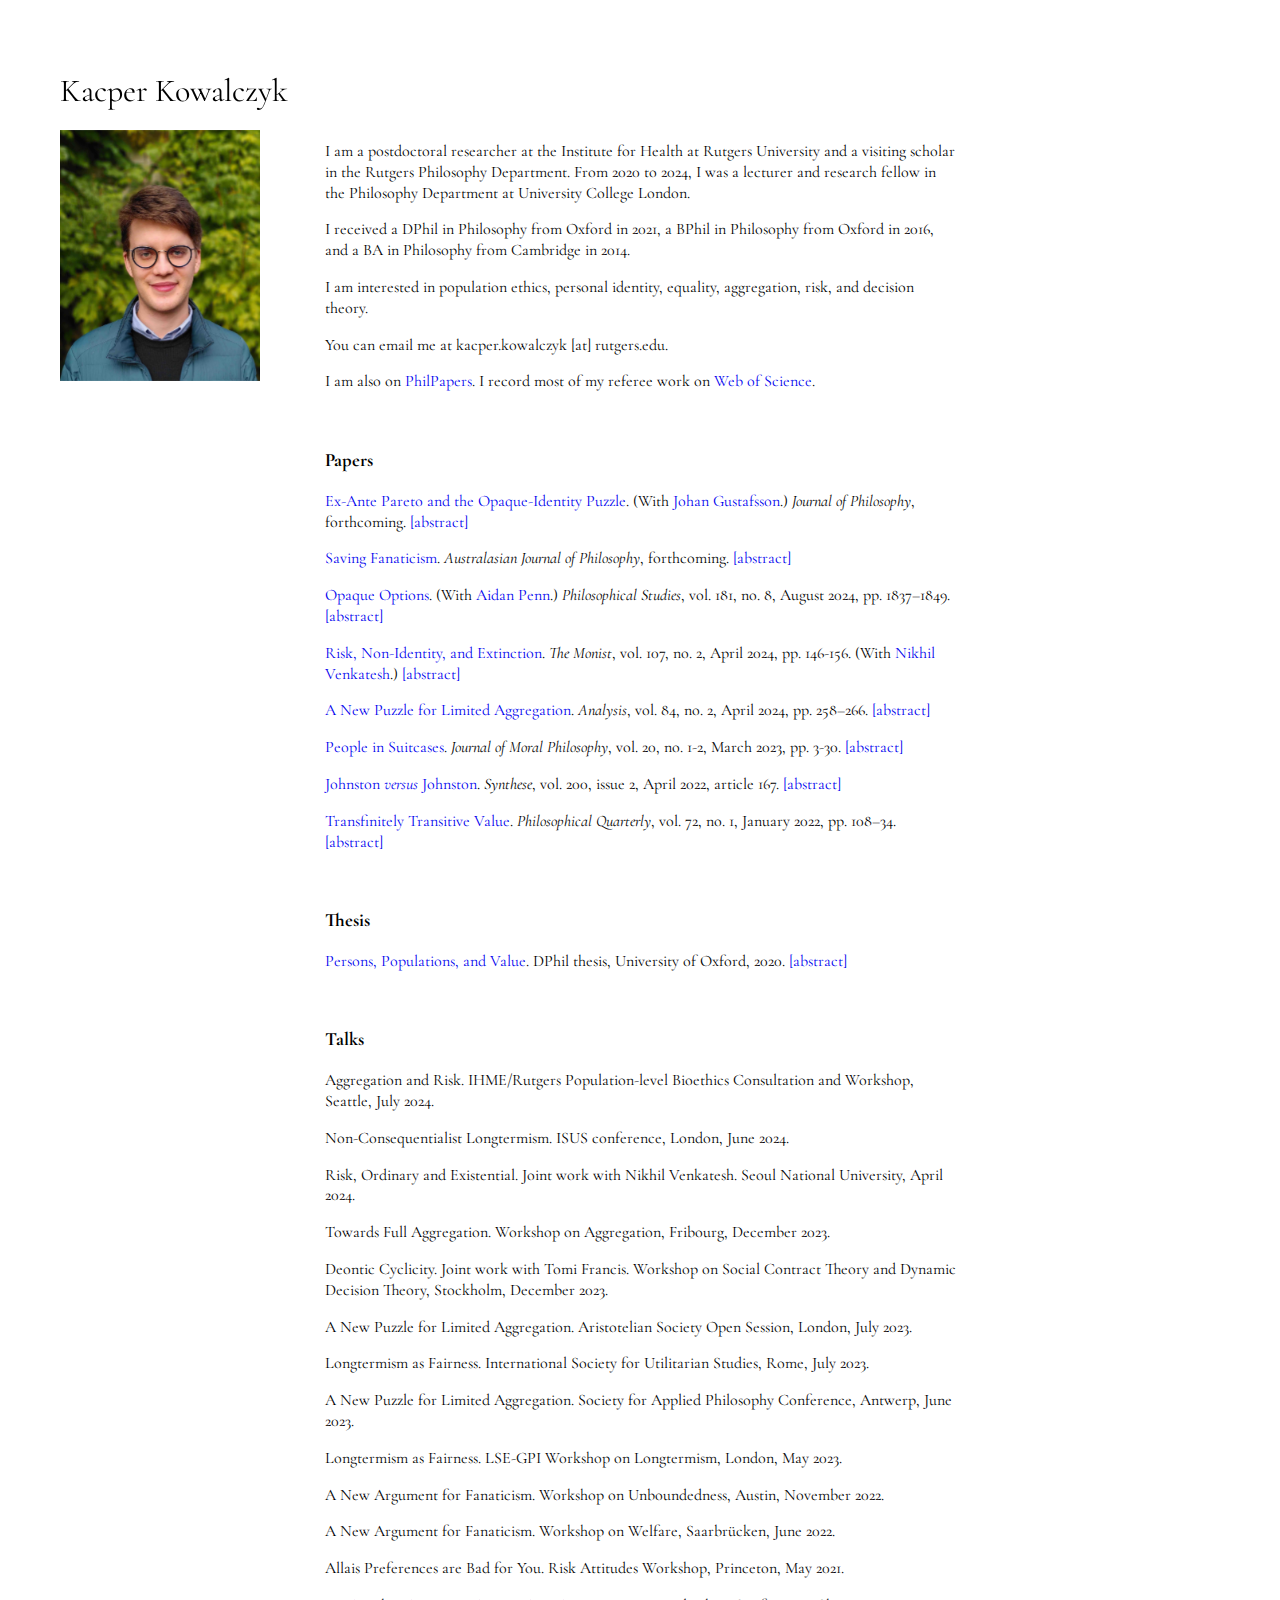
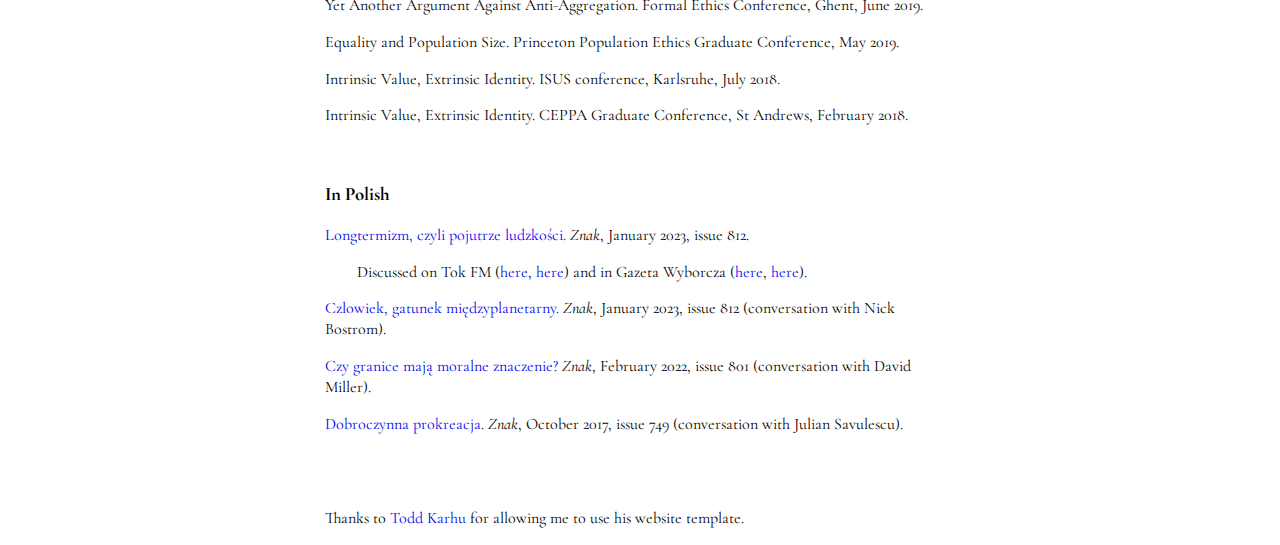
<file: index.html>
<!DOCTYPE html>
<html>

<head>
    <link rel="icon" type="image/png" href="resources/favicon-32x32.png" sizes="32x32" />
    <title>Kacper Kowalczyk</title>
    <meta charset="utf-8" />
    <link href="https://fonts.googleapis.com/css?family=Cormorant+Garamond:400,400i,600,600i" rel="stylesheet">

    <style>
        a:visited {
            color: blue;
        }
        
        body {
            margin: 50px 0px 0px 60px;
            width: 70%
        }

        h1 {
            font-weight: normal;
        }

        #myImage {
            width: 200px;
            margin: 25px 30px 30px 0px;
            float: left;
            padding-top: 55px;
            position:fixed
        }
        .image-head
        {
        text-align:left; font-family: 'Cormorant Garamond', serif; font-weight: 500; position:fixed
        }
        
        .text-wrap {
            line-height: 1.3;
            font-family: 'Cormorant Garamond', serif;
            margin-left: 265px;
            padding-top: 75px
        }

        @media only screen and (max-width:768px) {
            body {
                margin: 0px;
                width: 80%;
                margin: auto;
            }

            #myImage {
                position: relative;
                padding-top: 0px;
                margin: auto;

            }

            .page-wrap {
                display: flex;
                flex-direction: column;
                width: 100%;
            }

            .image {
                display: flex;
                justify-content: center;
                position: relative;
                flex-direction: column-reverse;
                align-items: center;
            }

            .image img {
                margin: auto;
            }
            .text-wrap
            {
                margin-left: 0px;
            }
            
            .image-head
            {
                position: relative;
            }
        }
    </style>
    <meta name="viewport" content="width=device-width, initial-scale=1.0">
    <meta property="og:title" content="Kacper Kowalczyk">
    <meta property="og:description" content="Philosopher">
    <meta property="og:image" content="zdjecie3.jpg">
    <meta property="og:url" content="kacperkowalczyk.com">
    <meta name="keywords" content="Kacper Kowalczyk, Philosophy" />

</head>

<script>
    function upDown(x){
    var y=document.getElementById(x);
    if(y.style.display=="none"){y.style.display="block"}
    else{y.style.display="none"}
    }
</script>  

<body>
<div class="page-wrap">

    <div class="image">

        <img id="myImage" class="left" src="resources/zdjecie3.jpg" alt="Me" title="Me">

        <div class="image-head">
            <h1>Kacper Kowalczyk</h1>
        </div>
    </div>
    
    <div class="text">

        <div class="text-wrap">



                <p>I am a postdoctoral researcher at the Institute for Health at Rutgers University and a visiting scholar in the Rutgers Philosophy Department.
                From 2020 to 2024, I was a lecturer and research fellow in the Philosophy Department at University College London.
                
                <p>I received a DPhil in Philosophy from Oxford in 2021, a BPhil in Philosophy from Oxford in 2016, and a BA in Philosophy from Cambridge in 2014.</p>
                
                <p>I am interested in population ethics, personal identity, equality, aggregation, risk, and decision theory.</p>
                
                <p>You can email me at kacper.kowalczyk [at] rutgers.edu.</p>
                
                <p>I am also on <a href='https://philpeople.org/profiles/kacper-kowalczyk-1' target="_blank"
                  style="text-decoration: none">PhilPapers</a>.
                I record most of my referee work on <a href='https://www.webofscience.com/wos/author/record/AER-3054-2022' target="_blank"
                  style="text-decoration: none">Web of Science</a>.</p>
                
                <br>


                <h3>Papers</h3>
                
                <p><a href="https://philpapers.org/rec/KOWEPA-3" target="_blank" style="text-decoration: none">Ex-Ante Pareto and the Opaque-Identity Puzzle</a>. (With <a href="https://johanegustafsson.net" target="_blank"
                    style="text-decoration: none">Johan Gustafsson</a>.)
                    <i>Journal of Philosophy</i>, forthcoming.
                
                <a href='javascript:void(0)' onclick="return upDown('OIPEAP')" style="text-decoration: none">[abstract]</a></p>
                    
                <blockquote id='OIPEAP' style='display:none'>Anna Mahtani describes a puzzle meant to show that the Ex-Ante Pareto Principle is incomplete as it stands and, since it cannot be completed in a satisfactory manner, decades of debate in welfare economics and ethics are undermined.
                    In this paper, we provide a better solution to the puzzle which saves the Ex-Ante Pareto Principle from this challenge.
                    We also explain how the plausibility of our solution is reinforced by its similarity to a standard solution to an analogous puzzle in quantified epistemic logic.
                    We also show that even if the puzzle were to remain unsolved, its impact on welfare economics and ethics would be limited.</blockquote>


                    <p><a href="https://philpapers.org/rec/KOWAJO" target="_blank" style="text-decoration: none">Saving Fanaticism</a>. 
                        <i>Australasian Journal of Philosophy</i>, forthcoming.
                        
                        <a href='javascript:void(0)' onclick="return upDown('SF')" style="text-decoration: none">[abstract]</a></p>
                        
                        <blockquote id='SF' style='display:none'>Fanaticism is the view that, for every finite good <i>x</i> and every positive probability <i>p</i>, there is a finite good <i>y</i> such that getting <i>y</i> with probability <i>p</i> is better than getting <i>x</i> for sure.
                        I develop a neglected argument for a form of fanaticism limited to life-saving scenarios.
                        I explain how my argument is compatible with some forms of small-probability discounting, imprecise probabilism, risk-aversion and aggregation scepticism.
                        I also try to respond to theoretical problems that fanatical arguments encounter in cases that involve infinitely many possible people.
                        I also suggest why, even if fanaticism is true, we might often be warranted in our intuitive reluctance to accept fanatical conclusions.</blockquote>
                        

                <p><a href="https://doi.org/10.1007/s11098-024-02134-6" target="_blank" style="text-decoration: none">Opaque Options</a>. (With <a href="https://as.nyu.edu/departments/philosophy/directory/students/Aidan_Penn.html" target="_blank"
                    style="text-decoration: none">Aidan Penn</a>.)
                    <i>Philosophical Studies</i>, vol. 181, no. 8, August 2024, pp. 1837–1849.
                    
                <a href='javascript:void(0)' onclick="return upDown('OO')" style="text-decoration: none">[abstract]</a></p>
                
                <blockquote id='OO' style='display:none'>Moral options are permissions to do less than best, impartially speaking.
                    In this paper, we investigate the challenge of reconciling moral options with the ideal of justifiability to each individual.
                    We examine ex-post and ex-ante views of moral options and show how they might conflict with this ideal in single-choice and sequential-choice cases, respectively.
                    We consider some ways of avoiding this conflict in sequential-choice cases, showing that they face significant problems.</blockquote>
                

                <p><a href="https://doi.org/10.1093/monist/onae004" target="_blank" style="text-decoration: none">Risk, Non-Identity, and Extinction</a>. <i>The Monist</i>, vol. 107, no. 2, April 2024, pp. 146-156. (With <a href="https://nikhilvenkateshphilosophy.com/" target="_blank" style="text-decoration: none">Nikhil Venkatesh</a>.)
                <a  href='javascript:void(0)' onclick="return upDown('RNIE')" style="text-decoration: none">[abstract]</a></p>

                <blockquote id='RNIE' style='display:none'>This paper examines a recent argument in favour of strong precautionary action—possibly including working to hasten human extinction—on the basis of a decision-theoretic view that accommodates the risk-attitudes of all affected while giving more weight to the more risk-averse attitudes. First, we dispute the need to take into account other people’s attitudes towards risk at all. Second we argue that a version of the non-identity problem undermines the case for doing so in the context of future people. Lastly, we suggest that we should not work to hasten human extinction, even if significant risk aversion is warranted.</blockquote> 
                
                <p><a href="https://academic.oup.com/analysis/article/doi/10.1093/analys/anad054/7603513" target="_blank"
                    style="text-decoration: none">A New Puzzle for Limited Aggregation</a>. <i>Analysis</i>, vol. 84, no. 2, April 2024, pp. 258–266.
                
                <a  href='javascript:void(0)' onclick="return upDown('abstractANPFLA')" style="text-decoration: none">[abstract]</a></p>

                <blockquote id='abstractANPFLA' style='display:none'>This paper presents a new puzzle for limited aggregation. Unlike other recent puzzles, this one arises independently of the issue of rational aversion to risk. Some possible responses are laid out and explored.</blockquote>


                <p><a href="https://brill.com/view/journals/jmp/aop/article-10.1163-17455243-19030009/article-10.1163-17455243-19030009.xml" target="_blank"
                    style="text-decoration: none">People in Suitcases</a>. <i>Journal of Moral Philosophy</i>, vol. 20, no. 1-2, March 2023, pp. 3-30.
    
                <a  href='javascript:void(0)' onclick="return upDown('abstractPIS')" style="text-decoration: none">[abstract]</a></p>

                <blockquote id='abstractPIS' style='display:none'>Ex-ante deontology is an attempt to combine deontological constraints on doing or intending harm with the idea that one should act in everyone’s interest if possible. I argue that ex-ante deontology has serious problems in cases where multiple decisions are to be made over time. I then argue that these problems force us to choose between commonsense deontological morality and a more consequentialist morality, and that we should choose the latter.</blockquote>

                <p><a href="https://doi.org/10.1007/s11229-022-03593-2" target="_blank"
                    style="text-decoration: none">Johnston <i>versus</i> Johnston</a>. <i>Synthese</i>, vol. 200, issue 2, April 2022, article 167.
                
                <a  href='javascript:void(0)' onclick="return upDown('abstractJVJ')" style="text-decoration: none">[abstract]</a></p>

                <blockquote id='abstractJVJ' style='display:none'>Personites are like continuant people but shorter-lived. Johnston argues that personites do not exist since otherwise personites would have the same moral status as persons, which is untenable. I argue that Johnston’s arguments fail. To do that I propose an alternative way to understand intrinsicness and I clarify the meaning of reductionism about persons. I also argue that a plausible ethical theory is possible even if personites have the same moral status as persons. My arguments draw on Johnston’s earlier debate with Parfit about personal identity and the place of ordinary concerns in a naturalistic world. I also describe an important but metaphysics free problem that arises from Johnston’s discussion.</blockquote>

                <p><a href="https://doi.org/10.1093/pq/pqab005" target="_blank"
                    style="text-decoration: none">Transfinitely Transitive Value</a>. <i>Philosophical Quarterly</i>, vol. 72, no. 1, January 2022, pp. 108–34.
            
                <a  href='javascript:void(0)' onclick="return upDown('abstract2')" style="text-decoration: none">[abstract]</a></p>
                
                <blockquote id='abstract2' style='display:none'>This paper develops transfinite extensions of transitivity and acyclicity in the context of population ethics. They are used to argue that it is better to add good lives, worse to add bad lives, and equally good to add neutral lives, where a life’s value is understood as personal value. These conclusions rule out a number of theories of population ethics, feed into an argument for the repugnant conclusion, and allow us to reduce different number comparisons to same number ones. Challenges to these arguments are addressed, including the issue of comparing existence and nonexistence in terms of personal value, the possibility of minimal quanta of time and life, and the meaningfulness of measuring closeness between outcomes with different population sizes. An asymmetry is uncovered between transfinite cycles of worseness and betterness, supporting a version of the weak procreative asymmetry. Transfinite transitivity principles are also favourably compared to the better known principles of continuity.</blockquote>
                <br>

                <h3>Thesis</h3>

                <p><a href="https://ora.ox.ac.uk/objects/uuid:146047bc-52fc-455d-9d7b-f62125208df6" target="_blank"
                        style="text-decoration: none">Persons, Populations, and Value</a>. DPhil thesis, University of Oxford, 2020.
                
                <a  href='javascript:void(0)' onclick="return upDown('abstractT')" style="text-decoration: none">[abstract]</a></p>
                        
                <blockquote id='abstractT' style='display:none'>This thesis consists of six independent papers on personal identity, population ethics, and value theory. The central theme of this thesis is the unimportance of personal identity. I begin in Chapter 1 by developing new Parfitian arguments for the unimportance of personal identity in morality, paying special attention to their implications in population ethics. In Chapter 2 I analyse Mark Johnston’s similar metaphysics driven challenge to person based morality, but argue that it is less successful than my own. In Chapter 3 I lay out choices facing egalitarians in population ethics, arguing against some recently prominent forms of egalitarianism. In Chapter 4 I provide new decision-theoretic arguments against deontic constraints on harming, suggesting that it is consequentialism rather than deontology that can better respect persons. In Chapter 5 I introduce transfinite extensions of the familiar value theoretic principles of transitivity and acyclicity. I use them to try to resolve some key issues in population ethics, concerning the value of creating new people and the procreative asymmetry. In Chapter 6 I aim to support these transfinite principles by analysing their role in the theory of rational choice.</blockquote>
                <br>

                <h3>Talks</h3>
                
                <p>Aggregation and Risk. IHME/Rutgers Population-level Bioethics Consultation and Workshop, Seattle, July 2024.</p>
                <p>Non-Consequentialist Longtermism. ISUS conference, London, June 2024.</p>
                <p>Risk, Ordinary and Existential. Joint work with Nikhil Venkatesh. Seoul National University, April 2024.</p>
                <p>Towards Full Aggregation. Workshop on Aggregation, Fribourg, December 2023.</p>
                <p>Deontic Cyclicity. Joint work with Tomi Francis. Workshop on Social Contract Theory and Dynamic Decision Theory, Stockholm, December 2023.</p>
                <p>A New Puzzle for Limited Aggregation. Aristotelian Society Open Session, London, July 2023.</p>
                <p>Longtermism as Fairness. International Society for Utilitarian Studies, Rome, July 2023.</p>
                <p>A New Puzzle for Limited Aggregation. Society for Applied Philosophy Conference, Antwerp, June 2023.</p>
                <p>Longtermism as Fairness. LSE-GPI Workshop on Longtermism, London, May 2023.</p>
                <p>A New Argument for Fanaticism. Workshop on Unboundedness, Austin, November 2022.</p>
                <p>A New Argument for Fanaticism. Workshop on Welfare, Saarbrücken, June 2022.</p>
                <p>Allais Preferences are Bad for You. Risk Attitudes Workshop, Princeton, May 2021.</p>
                <p>Yet Another Argument Against Anti-Aggregation. Formal Ethics Conference, Ghent, June 2019.</p>
                <p>Equality and Population Size. Princeton Population Ethics Graduate Conference, May 2019.</p>
                <p>Intrinsic Value, Extrinsic Identity. ISUS conference, Karlsruhe, July 2018.</p>
                <p>Intrinsic Value, Extrinsic Identity. CEPPA Graduate Conference, St Andrews, February 2018.</p>
                <br>

                <h3>In Polish</h3>
                <p> <a href="https://www.miesiecznik.znak.com.pl/longtermizm-czyli-pojutrze-ludzkosci" target="_blank"
                    style="text-decoration: none">Longtermizm, czyli pojutrze ludzkości.</a> <i>Znak</i>, January 2023, issue 812.                
                
                <p style="text-indent: 2em;">Discussed on Tok FM (<a href="https://audycje.tokfm.pl/podcast/134265,Efektywny-altruizm-i-longtermizm-rozwiazanie-czy-ucieczka-od-problemu" target="_blank"
                style="text-decoration: none">here</a>, <a href="https://audycje.tokfm.pl/podcast/134449,Longtermizm-Tajemnicza-filozofia-ktora-stoi-za-zachciankami-Elona-Muska-i-nie-tylko" target="_blank"
                style="text-decoration: none">here</a>) and in Gazeta Wyborcza (<a href="https://wyborcza.pl/podcast/0,172673.html?podcast=135265" target="_blank"
                style="text-decoration: none">here</a>, <a href="https://wyborcza.pl/Jutronauci/7,165057,29460275,na-przeciwdzialanie-katastrofie-egzystencjalnej-powinnismy-wydawac.html" target="_blank" style="text-decoration:none">here</a>).</p>


                <p> <a href="https://www.miesiecznik.znak.com.pl/nick-bostrom-czlowiek-gatunek-miedzyplanetarny" target="_blank"
                    style="text-decoration: none">Człowiek, gatunek międzyplanetarny.</a> <i>Znak</i>, January 2023, issue 812 (conversation with Nick Bostrom).</p> 
                
                <p> <a href="https://www.miesiecznik.znak.com.pl/czy-granice-maja-moralne-znaczenie" target="_blank"
                    style="text-decoration: none">Czy granice mają moralne znaczenie?</a> <i>Znak</i>, February 2022, issue 801 (conversation with David Miller).</p>
                
                <p> <a href="https://www.miesiecznik.znak.com.pl/dobroczynna-prokreacja" target="_blank"
                    style="text-decoration: none">Dobroczynna prokreacja</a>. <i>Znak</i>, October 2017, issue 749 (conversation with Julian Savulescu).</p>
                
                <br>
                <br>

                <p>Thanks to <a href="https://toddkarhu.com" style="text-decoration: none" target="_blank">Todd Karhu</a> for allowing me to use his website template.</p>

        </div>

    </div>
    
</div>

    <!-- Default Statcounter code for Personal website https://kacperkowalczyk.com
    -->
    <script type="text/javascript">
    var sc_project=12481723; 
    var sc_invisible=1; 
    var sc_security="2e17fc85"; 
    var sc_https=1; 
    </script>
    <script type="text/javascript"
    src="https://www.statcounter.com/counter/counter.js" async></script>
    <noscript><div class="statcounter"><a title="Web Analytics Made Easy -
    StatCounter" href="https://statcounter.com/" target="_blank"><img
    class="statcounter" src="https://c.statcounter.com/12481723/0/2e17fc85/1/"
    alt="Web Analytics Made Easy - StatCounter"></a></div></noscript>
    <!-- End of Statcounter Code -->

</body>

</html>
</file>
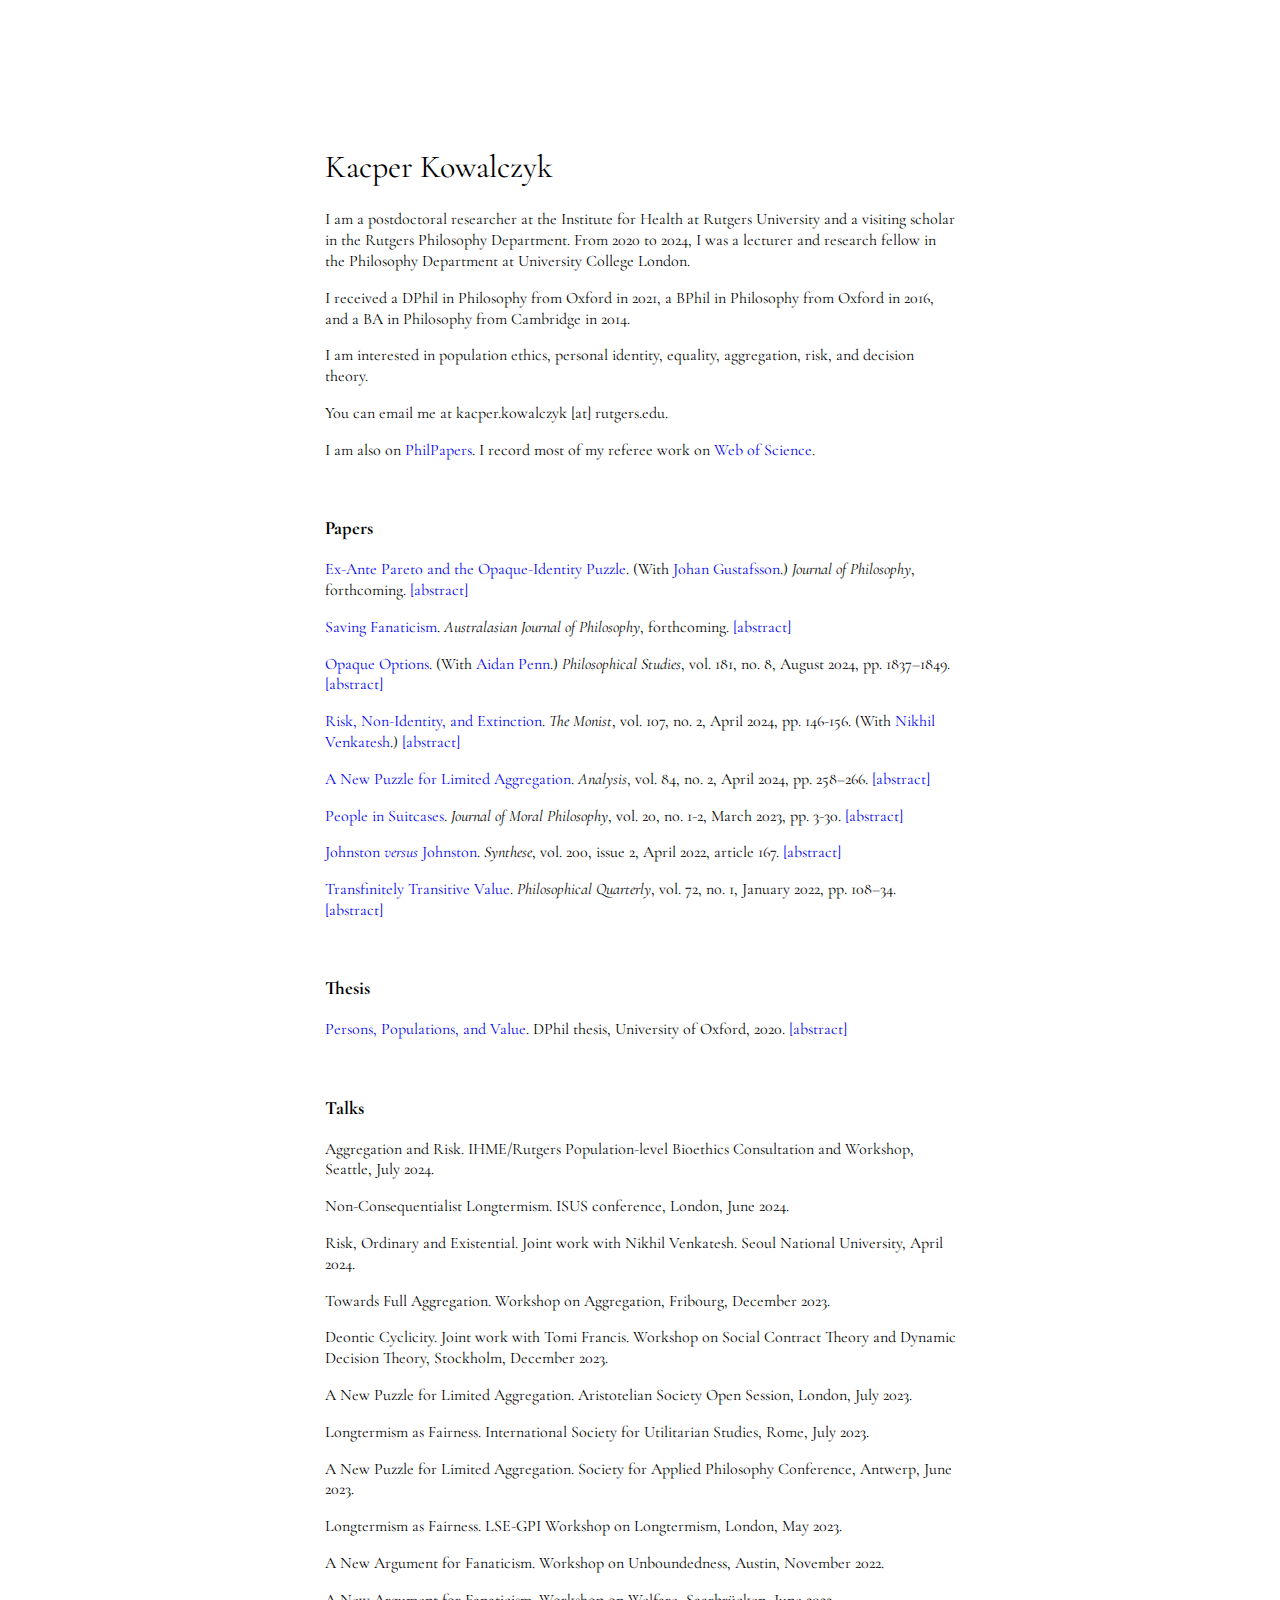
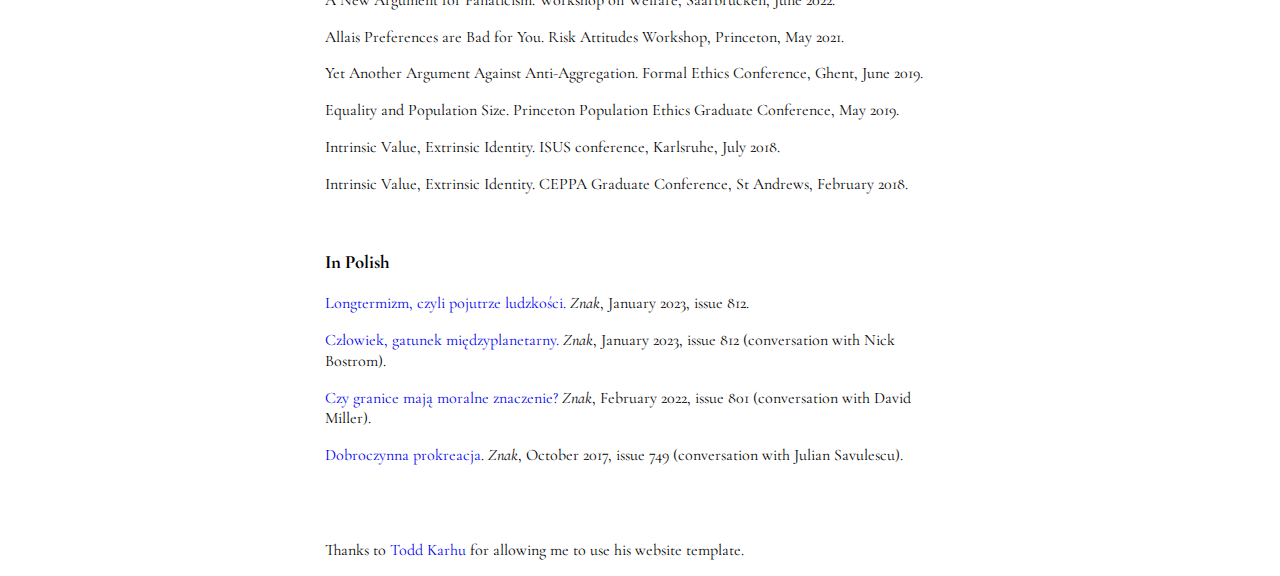
<file: old_index.html>
<!DOCTYPE html>
<html>

<head>
    <link rel="icon" type="image/png" href="resources/favicon-32x32.png" sizes="32x32" />
    <title>Kacper Kowalczyk</title>
    <meta charset="utf-8" />
    <link href="https://fonts.googleapis.com/css?family=Cormorant+Garamond:400,400i,600,600i" rel="stylesheet">

    <style>
        a:visited {
            color: blue;
        }
        
        body {
            margin: 50px 0px 0px 60px;
            width: 70%
        }

        h1 {
            font-weight: normal;
        }

        #myImage {
            width: 200px;
            margin: 25px 30px 30px 0px;
            float: left;
            padding-top: 55px;
            position:fixed
        }
        .image-head
        {
        text-align:left; font-family: 'Cormorant Garamond', serif; font-weight: 500; position:fixed
        }
        
        .text-wrap {
            line-height: 1.3;
            font-family: 'Cormorant Garamond', serif;
            margin-left: 265px;
            padding-top: 75px
        }

        @media only screen and (max-width:768px) {
            body {
                margin: 0px;
                width: 80%;
                margin: auto;
            }

            #myImage {
                position: relative;
                padding-top: 0px;
                margin: auto;

            }

            .page-wrap {
                display: flex;
                flex-direction: column;
                width: 100%;
            }

            .image {
                display: flex;
                justify-content: center;
                position: relative;
                flex-direction: column-reverse;
                align-items: center;
            }

            .image img {
                margin: auto;
            }
            .text-wrap
            {
                margin-left: 0px;
            }
            
            .image-head
            {
                position: relative;
            }
        }
    </style>
    <meta name="viewport" content="width=device-width, initial-scale=1.0">
    <meta property="og:title" content="Kacper Kowalczyk">
    <meta property="og:description" content="Philosopher">
    <meta property="og:image" content="zdjecie3.jpg">
    <meta property="og:url" content="kacperkowalczyk.com">
    <meta name="keywords" content="Kacper Kowalczyk, Philosophy" />

</head>

<script>
    function upDown(x){
    var y=document.getElementById(x);
    if(y.style.display=="none"){y.style.display="block"}
    else{y.style.display="none"}
    }
</script>  

<body>
<div class="page-wrap">

    
    <div class="text">

        <div class="text-wrap">

                <h1>Kacper Kowalczyk</h1>



                <p>I am a postdoctoral researcher at the Institute for Health at Rutgers University and a visiting scholar in the Rutgers Philosophy Department.
                From 2020 to 2024, I was a lecturer and research fellow in the Philosophy Department at University College London.
                
                <p>I received a DPhil in Philosophy from Oxford in 2021, a BPhil in Philosophy from Oxford in 2016, and a BA in Philosophy from Cambridge in 2014.</p>
                
                <p>I am interested in population ethics, personal identity, equality, aggregation, risk, and decision theory.</p>
                
                <p>You can email me at kacper.kowalczyk [at] rutgers.edu.</p>
                
                <p>I am also on <a href='https://philpeople.org/profiles/kacper-kowalczyk-1' target="_blank"
                  style="text-decoration: none">PhilPapers</a>.
                I record most of my referee work on <a href='https://www.webofscience.com/wos/author/record/AER-3054-2022' target="_blank"
                  style="text-decoration: none">Web of Science</a>.</p>
                
                <br>


                <h3>Papers</h3>
                
                <p><a href="https://philpapers.org/rec/KOWEPA-3" target="_blank" style="text-decoration: none">Ex-Ante Pareto and the Opaque-Identity Puzzle</a>. (With <a href="https://johanegustafsson.net" target="_blank"
                    style="text-decoration: none">Johan Gustafsson</a>.)
                    <i>Journal of Philosophy</i>, forthcoming.
                
                <a href='javascript:void(0)' onclick="return upDown('OIPEAP')" style="text-decoration: none">[abstract]</a></p>
                    
                <blockquote id='OIPEAP' style='display:none'>Anna Mahtani describes a puzzle meant to show that the Ex-Ante Pareto Principle is incomplete as it stands and, since it cannot be completed in a satisfactory manner, decades of debate in welfare economics and ethics are undermined.
                    In this paper, we provide a better solution to the puzzle which saves the Ex-Ante Pareto Principle from this challenge.
                    We also explain how the plausibility of our solution is reinforced by its similarity to a standard solution to an analogous puzzle in quantified epistemic logic.
                    We also show that even if the puzzle were to remain unsolved, its impact on welfare economics and ethics would be limited.</blockquote>


                    <p><a href="https://philpapers.org/rec/KOWAJO" target="_blank" style="text-decoration: none">Saving Fanaticism</a>. 
                        <i>Australasian Journal of Philosophy</i>, forthcoming.
                        
                        <a href='javascript:void(0)' onclick="return upDown('SF')" style="text-decoration: none">[abstract]</a></p>
                        
                        <blockquote id='SF' style='display:none'>Fanaticism is the view that, for every finite good <i>x</i> and every positive probability <i>p</i>, there is a finite good <i>y</i> such that getting <i>y</i> with probability <i>p</i> is better than getting <i>x</i> for sure.
                        I develop a neglected argument for a form of fanaticism limited to life-saving scenarios.
                        I explain how my argument is compatible with some forms of small-probability discounting, imprecise probabilism, risk-aversion and aggregation scepticism.
                        I also try to respond to theoretical problems that fanatical arguments encounter in cases that involve infinitely many possible people.
                        I also suggest why, even if fanaticism is true, we might often be warranted in our intuitive reluctance to accept fanatical conclusions.</blockquote>
                        

                <p><a href="https://doi.org/10.1007/s11098-024-02134-6" target="_blank" style="text-decoration: none">Opaque Options</a>. (With <a href="https://as.nyu.edu/departments/philosophy/directory/students/Aidan_Penn.html" target="_blank"
                    style="text-decoration: none">Aidan Penn</a>.)
                    <i>Philosophical Studies</i>, vol. 181, no. 8, August 2024, pp. 1837–1849.
                    
                <a href='javascript:void(0)' onclick="return upDown('OO')" style="text-decoration: none">[abstract]</a></p>
                
                <blockquote id='OO' style='display:none'>Moral options are permissions to do less than best, impartially speaking.
                    In this paper, we investigate the challenge of reconciling moral options with the ideal of justifiability to each individual.
                    We examine ex-post and ex-ante views of moral options and show how they might conflict with this ideal in single-choice and sequential-choice cases, respectively.
                    We consider some ways of avoiding this conflict in sequential-choice cases, showing that they face significant problems.</blockquote>
                

                <p><a href="https://doi.org/10.1093/monist/onae004" target="_blank" style="text-decoration: none">Risk, Non-Identity, and Extinction</a>. <i>The Monist</i>, vol. 107, no. 2, April 2024, pp. 146-156. (With <a href="https://nikhilvenkateshphilosophy.com/" target="_blank" style="text-decoration: none">Nikhil Venkatesh</a>.)
                <a  href='javascript:void(0)' onclick="return upDown('RNIE')" style="text-decoration: none">[abstract]</a></p>

                <blockquote id='RNIE' style='display:none'>This paper examines a recent argument in favour of strong precautionary action—possibly including working to hasten human extinction—on the basis of a decision-theoretic view that accommodates the risk-attitudes of all affected while giving more weight to the more risk-averse attitudes. First, we dispute the need to take into account other people’s attitudes towards risk at all. Second we argue that a version of the non-identity problem undermines the case for doing so in the context of future people. Lastly, we suggest that we should not work to hasten human extinction, even if significant risk aversion is warranted.</blockquote> 
                
                <p><a href="https://academic.oup.com/analysis/article/doi/10.1093/analys/anad054/7603513" target="_blank"
                    style="text-decoration: none">A New Puzzle for Limited Aggregation</a>. <i>Analysis</i>, vol. 84, no. 2, April 2024, pp. 258–266.
                
                <a  href='javascript:void(0)' onclick="return upDown('abstractANPFLA')" style="text-decoration: none">[abstract]</a></p>

                <blockquote id='abstractANPFLA' style='display:none'>This paper presents a new puzzle for limited aggregation. Unlike other recent puzzles, this one arises independently of the issue of rational aversion to risk. Some possible responses are laid out and explored.</blockquote>


                <p><a href="https://brill.com/view/journals/jmp/aop/article-10.1163-17455243-19030009/article-10.1163-17455243-19030009.xml" target="_blank"
                    style="text-decoration: none">People in Suitcases</a>. <i>Journal of Moral Philosophy</i>, vol. 20, no. 1-2, March 2023, pp. 3-30.
    
                <a  href='javascript:void(0)' onclick="return upDown('abstractPIS')" style="text-decoration: none">[abstract]</a></p>

                <blockquote id='abstractPIS' style='display:none'>Ex-ante deontology is an attempt to combine deontological constraints on doing or intending harm with the idea that one should act in everyone’s interest if possible. I argue that ex-ante deontology has serious problems in cases where multiple decisions are to be made over time. I then argue that these problems force us to choose between commonsense deontological morality and a more consequentialist morality, and that we should choose the latter.</blockquote>

                <p><a href="https://doi.org/10.1007/s11229-022-03593-2" target="_blank"
                    style="text-decoration: none">Johnston <i>versus</i> Johnston</a>. <i>Synthese</i>, vol. 200, issue 2, April 2022, article 167.
                
                <a  href='javascript:void(0)' onclick="return upDown('abstractJVJ')" style="text-decoration: none">[abstract]</a></p>

                <blockquote id='abstractJVJ' style='display:none'>Personites are like continuant people but shorter-lived. Johnston argues that personites do not exist since otherwise personites would have the same moral status as persons, which is untenable. I argue that Johnston’s arguments fail. To do that I propose an alternative way to understand intrinsicness and I clarify the meaning of reductionism about persons. I also argue that a plausible ethical theory is possible even if personites have the same moral status as persons. My arguments draw on Johnston’s earlier debate with Parfit about personal identity and the place of ordinary concerns in a naturalistic world. I also describe an important but metaphysics free problem that arises from Johnston’s discussion.</blockquote>

                <p><a href="https://doi.org/10.1093/pq/pqab005" target="_blank"
                    style="text-decoration: none">Transfinitely Transitive Value</a>. <i>Philosophical Quarterly</i>, vol. 72, no. 1, January 2022, pp. 108–34.
            
                <a  href='javascript:void(0)' onclick="return upDown('abstract2')" style="text-decoration: none">[abstract]</a></p>
                
                <blockquote id='abstract2' style='display:none'>This paper develops transfinite extensions of transitivity and acyclicity in the context of population ethics. They are used to argue that it is better to add good lives, worse to add bad lives, and equally good to add neutral lives, where a life’s value is understood as personal value. These conclusions rule out a number of theories of population ethics, feed into an argument for the repugnant conclusion, and allow us to reduce different number comparisons to same number ones. Challenges to these arguments are addressed, including the issue of comparing existence and nonexistence in terms of personal value, the possibility of minimal quanta of time and life, and the meaningfulness of measuring closeness between outcomes with different population sizes. An asymmetry is uncovered between transfinite cycles of worseness and betterness, supporting a version of the weak procreative asymmetry. Transfinite transitivity principles are also favourably compared to the better known principles of continuity.</blockquote>
                <br>

                <h3>Thesis</h3>

                <p><a href="https://ora.ox.ac.uk/objects/uuid:146047bc-52fc-455d-9d7b-f62125208df6" target="_blank"
                        style="text-decoration: none">Persons, Populations, and Value</a>. DPhil thesis, University of Oxford, 2020.
                
                <a  href='javascript:void(0)' onclick="return upDown('abstractT')" style="text-decoration: none">[abstract]</a></p>
                        
                <blockquote id='abstractT' style='display:none'>This thesis consists of six independent papers on personal identity, population ethics, and value theory. The central theme of this thesis is the unimportance of personal identity. I begin in Chapter 1 by developing new Parfitian arguments for the unimportance of personal identity in morality, paying special attention to their implications in population ethics. In Chapter 2 I analyse Mark Johnston’s similar metaphysics driven challenge to person based morality, but argue that it is less successful than my own. In Chapter 3 I lay out choices facing egalitarians in population ethics, arguing against some recently prominent forms of egalitarianism. In Chapter 4 I provide new decision-theoretic arguments against deontic constraints on harming, suggesting that it is consequentialism rather than deontology that can better respect persons. In Chapter 5 I introduce transfinite extensions of the familiar value theoretic principles of transitivity and acyclicity. I use them to try to resolve some key issues in population ethics, concerning the value of creating new people and the procreative asymmetry. In Chapter 6 I aim to support these transfinite principles by analysing their role in the theory of rational choice.</blockquote>
                <br>

                <h3>Talks</h3>
                
                <p>Aggregation and Risk. IHME/Rutgers Population-level Bioethics Consultation and Workshop, Seattle, July 2024.</p>
                <p>Non-Consequentialist Longtermism. ISUS conference, London, June 2024.</p>
                <p>Risk, Ordinary and Existential. Joint work with Nikhil Venkatesh. Seoul National University, April 2024.</p>
                <p>Towards Full Aggregation. Workshop on Aggregation, Fribourg, December 2023.</p>
                <p>Deontic Cyclicity. Joint work with Tomi Francis. Workshop on Social Contract Theory and Dynamic Decision Theory, Stockholm, December 2023.</p>
                <p>A New Puzzle for Limited Aggregation. Aristotelian Society Open Session, London, July 2023.</p>
                <p>Longtermism as Fairness. International Society for Utilitarian Studies, Rome, July 2023.</p>
                <p>A New Puzzle for Limited Aggregation. Society for Applied Philosophy Conference, Antwerp, June 2023.</p>
                <p>Longtermism as Fairness. LSE-GPI Workshop on Longtermism, London, May 2023.</p>
                <p>A New Argument for Fanaticism. Workshop on Unboundedness, Austin, November 2022.</p>
                <p>A New Argument for Fanaticism. Workshop on Welfare, Saarbrücken, June 2022.</p>
                <p>Allais Preferences are Bad for You. Risk Attitudes Workshop, Princeton, May 2021.</p>
                <p>Yet Another Argument Against Anti-Aggregation. Formal Ethics Conference, Ghent, June 2019.</p>
                <p>Equality and Population Size. Princeton Population Ethics Graduate Conference, May 2019.</p>
                <p>Intrinsic Value, Extrinsic Identity. ISUS conference, Karlsruhe, July 2018.</p>
                <p>Intrinsic Value, Extrinsic Identity. CEPPA Graduate Conference, St Andrews, February 2018.</p>
                <br>

                <h3>In Polish</h3>
                <p> <a href="https://www.miesiecznik.znak.com.pl/longtermizm-czyli-pojutrze-ludzkosci" target="_blank"
                    style="text-decoration: none">Longtermizm, czyli pojutrze ludzkości.</a> <i>Znak</i>, January 2023, issue 812.                

                <p> <a href="https://www.miesiecznik.znak.com.pl/nick-bostrom-czlowiek-gatunek-miedzyplanetarny" target="_blank"
                    style="text-decoration: none">Człowiek, gatunek międzyplanetarny.</a> <i>Znak</i>, January 2023, issue 812 (conversation with Nick Bostrom).</p> 
                
                <p> <a href="https://www.miesiecznik.znak.com.pl/czy-granice-maja-moralne-znaczenie" target="_blank"
                    style="text-decoration: none">Czy granice mają moralne znaczenie?</a> <i>Znak</i>, February 2022, issue 801 (conversation with David Miller).</p>
                
                <p> <a href="https://www.miesiecznik.znak.com.pl/dobroczynna-prokreacja" target="_blank"
                    style="text-decoration: none">Dobroczynna prokreacja</a>. <i>Znak</i>, October 2017, issue 749 (conversation with Julian Savulescu).</p>
                
                <br>
                <br>

                <p>Thanks to <a href="https://toddkarhu.com" style="text-decoration: none" target="_blank">Todd Karhu</a> for allowing me to use his website template.</p>

        </div>

    </div>
    
</div>

    <!-- Default Statcounter code for Personal website https://kacperkowalczyk.com
    -->
    <script type="text/javascript">
    var sc_project=12481723; 
    var sc_invisible=1; 
    var sc_security="2e17fc85"; 
    var sc_https=1; 
    </script>
    <script type="text/javascript"
    src="https://www.statcounter.com/counter/counter.js" async></script>
    <noscript><div class="statcounter"><a title="Web Analytics Made Easy -
    StatCounter" href="https://statcounter.com/" target="_blank"><img
    class="statcounter" src="https://c.statcounter.com/12481723/0/2e17fc85/1/"
    alt="Web Analytics Made Easy - StatCounter"></a></div></noscript>
    <!-- End of Statcounter Code -->

</body>

</html>
</file>
